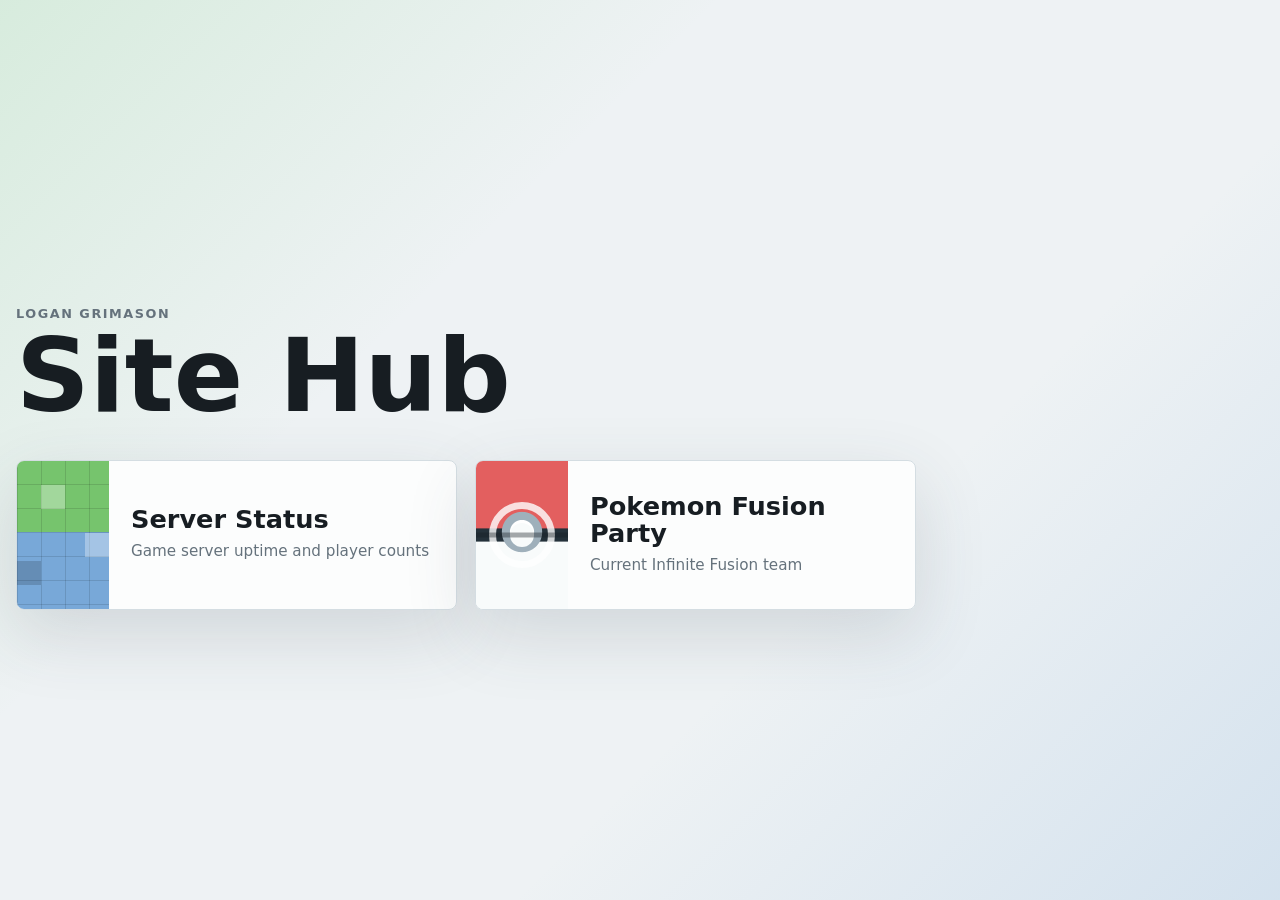
<file: index.html>
<!doctype html>
<html lang="en">
<head>
  <meta charset="UTF-8">
  <meta name="viewport" content="width=device-width, initial-scale=1.0">
  <meta name="description" content="Logan Grimason's personal site hub.">
  <title>Logan Grimason</title>
  <link rel="stylesheet" href="./css/styles.css?v=site-20260820-home">
</head>
<body>
  <main class="status-shell home-shell">
    <section class="home-hero" aria-labelledby="home-title">
      <p class="eyebrow">Logan Grimason</p>
      <h1 id="home-title">Site Hub</h1>

      <div class="home-actions" aria-label="Site pages">
        <a class="home-button server-button" href="./server-status.html">
          <span class="home-button-art" aria-hidden="true">
            <span></span>
            <span></span>
            <span></span>
          </span>
          <span class="home-button-copy">
            <span>Server Status</span>
            <small>Game server uptime and player counts</small>
          </span>
        </a>

        <a class="home-button party-button" href="./party.html">
          <span class="home-button-art" aria-hidden="true">
            <span></span>
            <span></span>
            <span></span>
          </span>
          <span class="home-button-copy">
            <span>Pokemon Fusion Party</span>
            <small>Current Infinite Fusion team</small>
          </span>
        </a>
      </div>
    </section>
  </main>
</body>
</html>
</file>
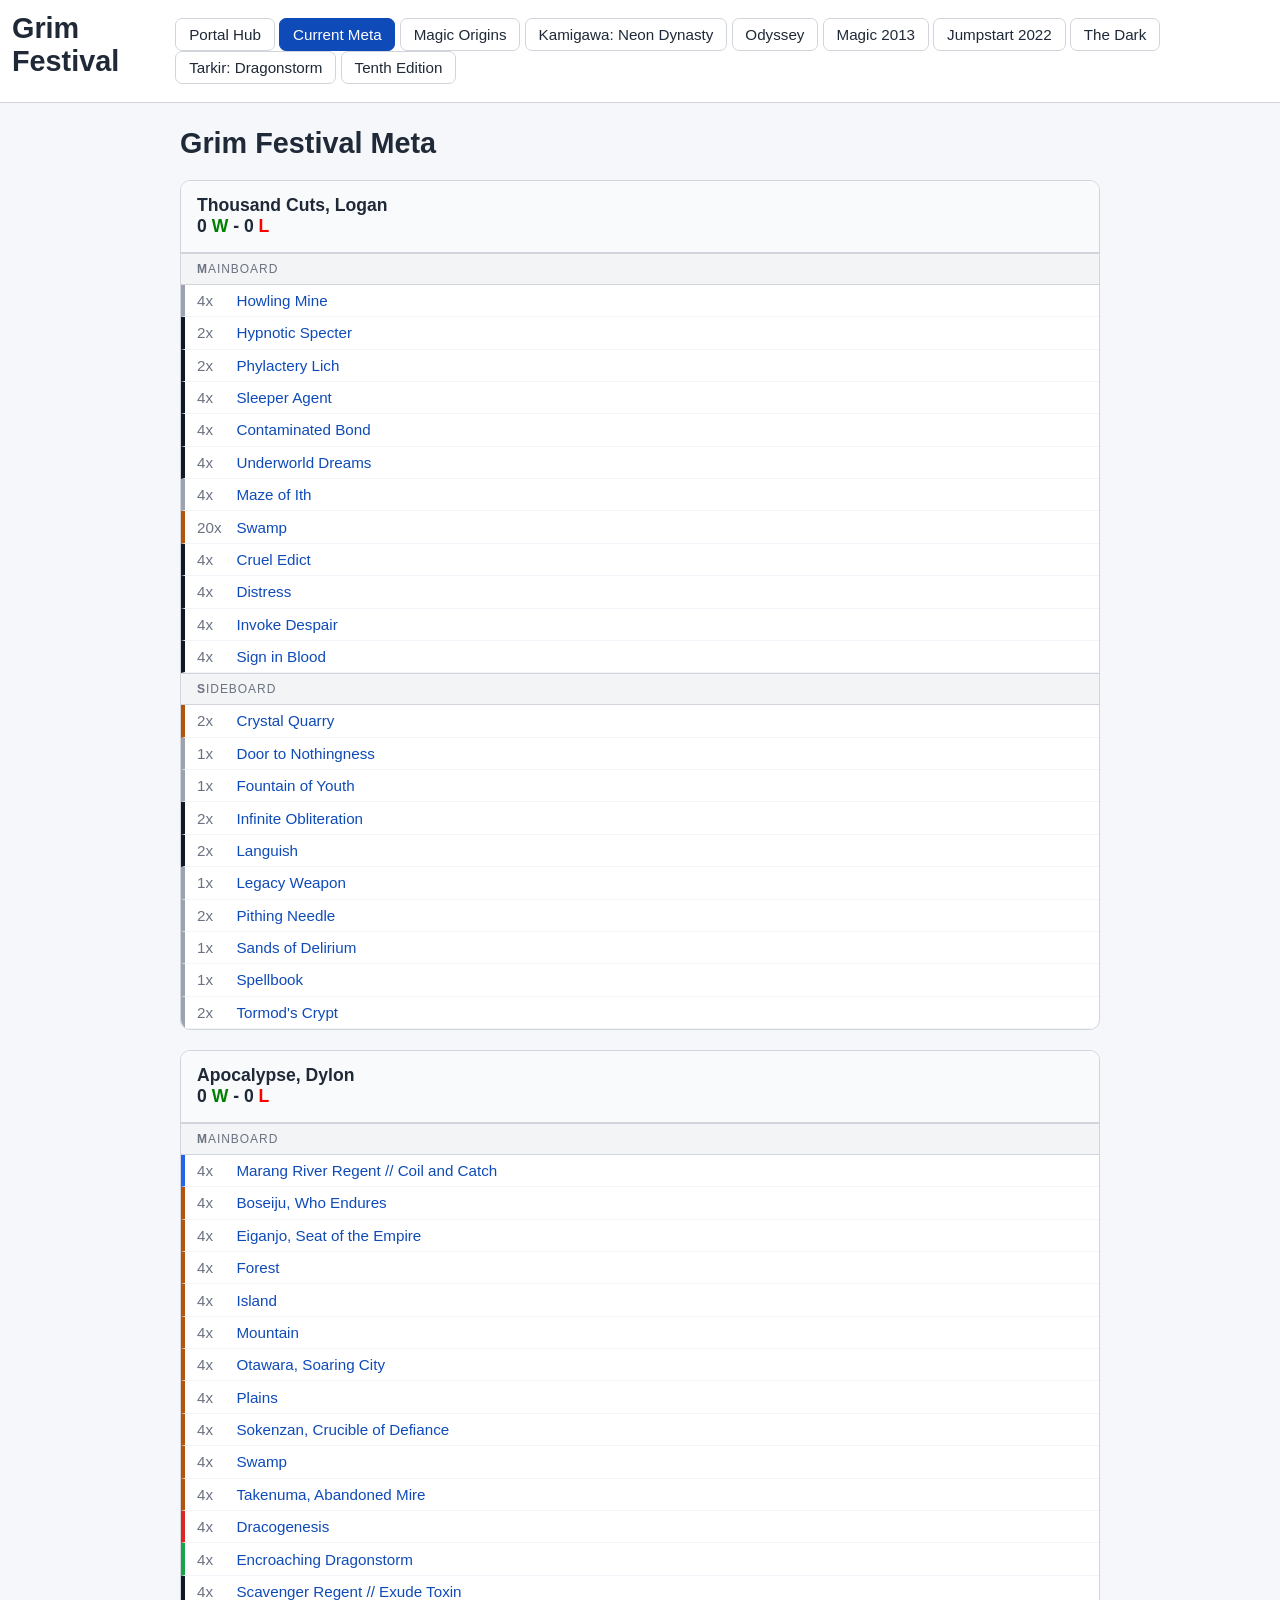
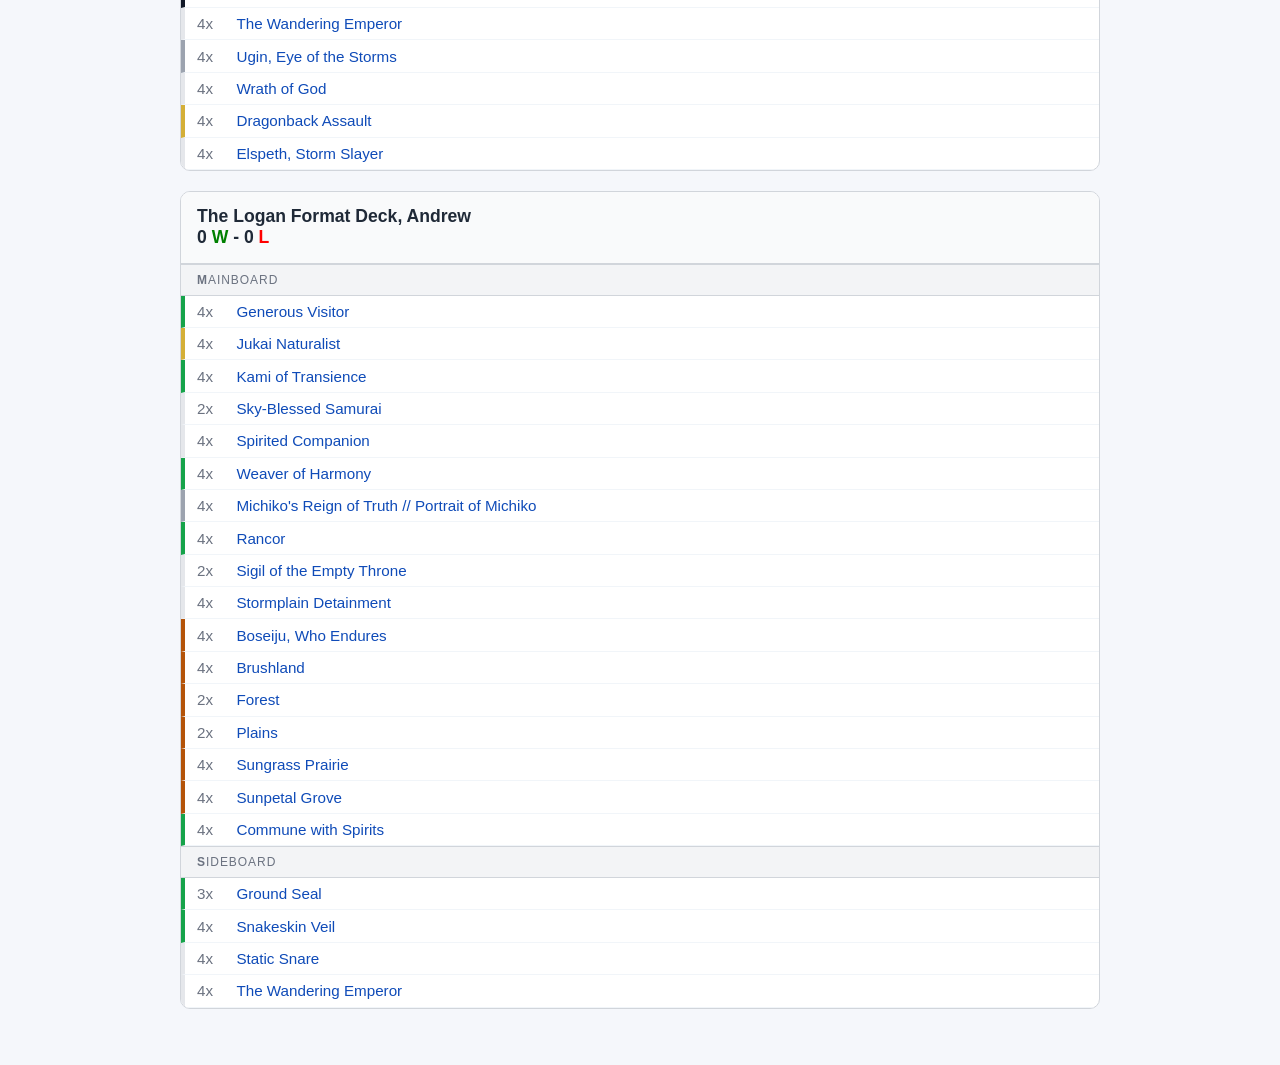
<file: meta.html>
<!doctype html>
<html lang="en">
<head>
  <meta charset="UTF-8">
  <meta name="viewport" content="width=device-width, initial-scale=1.0">
  <title>MTG Format Viewer</title>
  <style>
    :root {
      --bg: #f5f7fb;
      --surface: #ffffff;
      --border: #d1d5db;
      --text: #1f2937;
      --accent: #0f4bb8;
    }

    body {
      margin: 0;
      font-family: "Segoe UI", Tahoma, Geneva, Verdana, sans-serif;
      background: var(--bg);
      color: var(--text);
    }

    header {
      position: sticky;
      top: 0;
      z-index: 2;
      background: var(--surface);
      border-bottom: 1px solid var(--border);
    }

    .tab-bar {
      display: flex;
      gap: 0.4rem;
      align-items: center;
      overflow-x: auto;
      padding: 0.75rem;
    }

    .tab {
      border: 1px solid var(--border);
      background: var(--surface);
      color: var(--text);
      border-radius: 7px;
      padding: 0.45rem 0.8rem;
      white-space: nowrap;
      cursor: pointer;
      font-size: 0.95rem;
      text-decoration: none;
      display: inline-block;
    }

    .tab.about {
      background: var(--accent);
      color: #ffffff;
      border-color: var(--accent);
    }

    main {
      max-width: 920px;
      margin: 1.5rem auto;
      padding: 0 1rem 2rem;
    }

    h1 {
      margin: 0 0 0.75rem;
      font-size: 1.8rem;
    }

    .alignright {
      margin-left: auto;
    }

/* Deck container */
.deck {
  background: var(--surface);
  border: 1px solid var(--border);
  border-radius: 10px;
  overflow: hidden;
  margin-top: 1.25rem;
}

/* Deck title */
.deckname {
  padding: 0.9rem 1rem;
  font-weight: 600;
  font-size: 1.1rem;
  border-bottom: 1px solid var(--border);
  background: #f9fafb;
}

/* Section headers */
.board {
  padding: 0.5rem 1rem;
  font-size: 0.75rem;
  text-transform: uppercase;
  letter-spacing: 0.08em;
  color: #6b7280;
  background: #f3f4f6;
  border-top: 1px solid var(--border);
  border-bottom: 1px solid var(--border);
}

/* Card rows */
.deck > div:not(.deckname):not(.board) {
  display: flex;
  align-items: center;
  padding: 0.45rem 0.75rem;
  border-bottom: 1px solid #f1f5f9;
  font-size: 0.95rem;
  transition: background 0.15s ease;
}

/* Hover */
.deck > div:not(.deckname):not(.board):hover {
  background: #f9fafb;
}

/* Text reset */
.deck p {
  margin: 0;
}

/* Quantity styling */
.deck p {
  font-variant-numeric: tabular-nums;
}

/* Links */
.deck a {
  color: var(--accent);
  text-decoration: none;
  font-weight: 500;
}

.deck a:hover {
  text-decoration: underline;
}

/* Color bars (subtle, clean) */
.black {
  border-left: 4px solid #111827;
}

.colorless {
  border-left: 4px solid #9ca3af;
}

.land {
  border-left: 4px solid #b45309;
}

.blue {
  border-left: 4px solid #2563eb;
}

.red {
  border-left: 4px solid #dc2626;
}

.white {
  border-left: 4px solid #e5e7eb;
}

.green {
  border-left: 4px solid #16a34a;
}

.multicolored {
  border-left: 4px solid #d4af37;
}

/* Slight indent alignment */
.deck > div:not(.deckname):not(.board) {
  gap: 0.4rem;
}

/* Optional: make quantities stand out */
.deck p::first-letter {
  font-weight: 600;
}

.qty {
  display: inline-block;
  width: 2.2rem;
  color: #6b7280;
}

.green-text {
  color:green;
}

.red-text {
  color:red;
}
  </style>
</head>
<body>
  <header>
    <nav class="tab-bar">
      <h1>Grim Festival</h1>
      <div class="alignright">
        <a class="tab" href="./index.html">Portal Hub</a>
        <a class="tab about" href="./meta.html">Current Meta</a>
        <a class="tab" href="https://scryfall.com/sets/ori" target="_blank" rel="noopener noreferrer">Magic Origins</a>
        <a class="tab" href="https://scryfall.com/sets/neo" target="_blank" rel="noopener noreferrer">Kamigawa: Neon Dynasty</a>
        <a class="tab" href="https://scryfall.com/sets/ody" target="_blank" rel="noopener noreferrer">Odyssey</a>
        <a class="tab" href="https://scryfall.com/sets/m13" target="_blank" rel="noopener noreferrer">Magic 2013</a>
        <a class="tab" href="https://scryfall.com/sets/j22" target="_blank" rel="noopener noreferrer">Jumpstart 2022</a>
        <a class="tab" href="https://scryfall.com/sets/drk" target="_blank" rel="noopener noreferrer">The Dark</a>
        <a class="tab" href="https://scryfall.com/sets/tdm" target="_blank" rel="noopener noreferrer">Tarkir: Dragonstorm</a>
        <a class="tab" href="https://scryfall.com/sets/10e" target="_blank" rel="noopener noreferrer">Tenth Edition</a>
      </div>
    </nav>
  </header>
  <main>
    <h1>Grim Festival Meta</h1>
<div class="deck">
  <div class="deckname">
    <p>Thousand Cuts, Logan</p>
    <div class="win-loss">0 <span class="green-text">W</span> - 0 <span class="red-text">L</span></div>
  </div>

  <div class="board"><p>Mainboard</p></div>

  <div class="colorless">
    <p><span class="qty">4x</span> <a href="https://scryfall.com/card/c16/257/howling-mine">Howling Mine</a></p>
  </div>

  <div class="black">
    <p><span class="qty">2x</span> <a href="https://scryfall.com/card/m10/100/hypnotic-specter">Hypnotic Specter</a></p>
  </div>

  <div class="black">
    <p><span class="qty">2x</span> <a href="https://scryfall.com/card/m19/113/phylactery-lich">Phylactery Lich</a></p>
  </div>

  <div class="black">
    <p><span class="qty">4x</span> <a href="https://scryfall.com/card/10e/178/sleeper-agent">Sleeper Agent</a></p>
  </div>

  <div class="black">
    <p><span class="qty">4x</span> <a href="https://scryfall.com/card/10e/132/contaminated-bond">Contaminated Bond</a></p>
  </div>

  <div class="black">
    <p><span class="qty">4x</span> <a href="https://scryfall.com/card/thb/121/underworld-dreams">Underworld Dreams</a></p>
  </div>

  <div class="colorless">
    <p><span class="qty">4x</span> <a href="https://scryfall.com/card/dmr/250/maze-of-ith">Maze of Ith</a></p>
  </div>

  <div class="land">
    <p><span class="qty">20x</span> <a href="https://scryfall.com/card/tmt/317/swamp">Swamp</a></p>
  </div>

  <div class="black">
    <p><span class="qty">4x</span> <a href="https://scryfall.com/card/dvd/48/cruel-edict">Cruel Edict</a></p>
  </div>

  <div class="black">
    <p><span class="qty">4x</span> <a href="https://scryfall.com/card/m12/94/distress">Distress</a></p>
  </div>

  <div class="black">
    <p><span class="qty">4x</span> <a href="https://scryfall.com/card/neo/101/invoke-despair">Invoke Despair</a></p>
  </div>

  <div class="black">
    <p><span class="qty">4x</span> <a href="https://scryfall.com/card/dsc/156/sign-in-blood">Sign in Blood</a></p>
  </div>

  <div class="board"><p>Sideboard</p></div>

  <div class="land">
    <p><span class="qty">2x</span> <a href="https://scryfall.com/card/dmc/206/crystal-quarry">Crystal Quarry</a></p>
  </div>

  <div class="colorless">
    <p><span class="qty">1x</span> <a href="https://scryfall.com/card/m13/203/door-to-nothingness">Door to Nothingness</a></p>
  </div>

  <div class="colorless">
    <p><span class="qty">1x</span> <a href="https://scryfall.com/card/10e/323/fountain-of-youth">Fountain of Youth</a></p>
  </div>

  <div class="black">
    <p><span class="qty">2x</span> <a href="https://scryfall.com/card/ori/103/infinite-obliteration">Infinite Obliteration</a></p>
  </div>

  <div class="black">
    <p><span class="qty">2x</span> <a href="https://scryfall.com/card/jmp/246/languish">Languish</a></p>
  </div>

  <div class="colorless">
    <p><span class="qty">1x</span> <a href="https://scryfall.com/card/dmr/229/legacy-weapon">Legacy Weapon</a></p>
  </div>

  <div class="colorless">
    <p><span class="qty">2x</span> <a href="https://scryfall.com/card/2x2/312/pithing-needle">Pithing Needle</a></p>
  </div>

  <div class="colorless">
    <p><span class="qty">1x</span> <a href="https://scryfall.com/card/m13/216/sands-of-delirium">Sands of Delirium</a></p>
  </div>

  <div class="colorless">
    <p><span class="qty">1x</span> <a href="https://scryfall.com/card/m10/220/spellbook">Spellbook</a></p>
  </div>

  <div class="colorless">
    <p><span class="qty">2x</span> <a href="https://scryfall.com/card/dmr/235/tormods-crypt">Tormod's Crypt</a></p>
  </div>
</div>
<div class="deck">
  <div class="deckname">
    <p>Apocalypse, Dylon</p>
    <div class="win-loss">0 <span class="green-text">W</span> - 0 <span class="red-text">L</span></div>
  </div>

  <div class="board"><p>Mainboard</p></div>

  <div class="blue">
    <p><span class="qty">4x</span> <a href="https://scryfall.com/card/tdm/51/marang-river-regent-coil-and-catch">Marang River Regent // Coil and Catch</a></p>
  </div>

  <div class="land">
    <p><span class="qty">4x</span> <a href="https://scryfall.com/card/neo/266/boseiju-who-endures">Boseiju, Who Endures</a></p>
  </div>

  <div class="land">
    <p><span class="qty">4x</span> <a href="https://scryfall.com/card/neo/268/eiganjo-seat-of-the-empire">Eiganjo, Seat of the Empire</a></p>
  </div>

  <div class="land">
    <p><span class="qty">4x</span> <a href="https://scryfall.com/card/tmt/319/forest">Forest</a></p>
  </div>

  <div class="land">
    <p><span class="qty">4x</span> <a href="https://scryfall.com/card/tmt/316/island">Island</a></p>
  </div>

  <div class="land">
    <p><span class="qty">4x</span> <a href="https://scryfall.com/card/tmt/318/mountain">Mountain</a></p>
  </div>

  <div class="land">
    <p><span class="qty">4x</span> <a href="https://scryfall.com/card/neo/271/otawara-soaring-city">Otawara, Soaring City</a></p>
  </div>

  <div class="land">
    <p><span class="qty">4x</span> <a href="https://scryfall.com/card/tmt/315/plains">Plains</a></p>
  </div>

  <div class="land">
    <p><span class="qty">4x</span> <a href="https://scryfall.com/card/neo/276/sokenzan-crucible-of-defiance">Sokenzan, Crucible of Defiance</a></p>
  </div>

  <div class="land">
    <p><span class="qty">4x</span> <a href="https://scryfall.com/card/tmt/317/swamp">Swamp</a></p>
  </div>

  <div class="land">
    <p><span class="qty">4x</span> <a href="https://scryfall.com/card/neo/278/takenuma-abandoned-mire">Takenuma, Abandoned Mire</a></p>
  </div>

  <div class="red">
    <p><span class="qty">4x</span> <a href="https://scryfall.com/card/tdm/105/dracogenesis">Dracogenesis</a></p>
  </div>

  <div class="green">
    <p><span class="qty">4x</span> <a href="https://scryfall.com/card/tdm/142/encroaching-dragonstorm">Encroaching Dragonstorm</a></p>
  </div>

  <div class="black">
    <p><span class="qty">4x</span> <a href="https://scryfall.com/card/tdm/90/scavenger-regent-exude-toxin">Scavenger Regent // Exude Toxin</a></p>
  </div>

  <div class="white">
    <p><span class="qty">4x</span> <a href="https://scryfall.com/card/neo/42/the-wandering-emperor">The Wandering Emperor</a></p>
  </div>

  <div class="colorless">
    <p><span class="qty">4x</span> <a href="https://scryfall.com/card/tdm/1/ugin-eye-of-the-storms">Ugin, Eye of the Storms</a></p>
  </div>

  <div class="white">
    <p><span class="qty">4x</span> <a href="https://scryfall.com/card/cmm/70/wrath-of-god">Wrath of God</a></p>
  </div>

  <div class="multicolored">
    <p><span class="qty">4x</span> <a href="https://scryfall.com/card/tdm/179/dragonback-assault">Dragonback Assault</a></p>
  </div>

  <div class="white">
    <p><span class="qty">4x</span> <a href="https://scryfall.com/card/tdm/11/elspeth-storm-slayer">Elspeth, Storm Slayer</a></p>
  </div>
</div>
<div class="deck">
  <div class="deckname">
    <p>The Logan Format Deck, Andrew</p>
    <div class="win-loss">0 <span class="green-text">W</span> - 0 <span class="red-text">L</span></div>
  </div>

  <div class="board"><p>Mainboard</p></div>

  <div class="green">
    <p><span class="qty">4x</span> <a href="https://scryfall.com/card/neo/185/generous-visitor">Generous Visitor</a></p>
  </div>

  <div class="multicolored">
    <p><span class="qty">4x</span> <a href="https://scryfall.com/card/cmm/926/jukai-naturalist">Jukai Naturalist</a></p>
  </div>

  <div class="green">
    <p><span class="qty">4x</span> <a href="https://scryfall.com/card/neo/197/kami-of-transience">Kami of Transience</a></p>
  </div>

  <div class="white">
    <p><span class="qty">2x</span> <a href="https://scryfall.com/card/neo/37/sky-blessed-samurai">Sky-Blessed Samurai</a></p>
  </div>

  <div class="white">
    <p><span class="qty">4x</span> <a href="https://scryfall.com/card/cmm/838/spirited-companion">Spirited Companion</a></p>
  </div>

  <div class="green">
    <p><span class="qty">4x</span> <a href="https://scryfall.com/card/neo/213/weaver-of-harmony">Weaver of Harmony</a></p>
  </div>

  <div class="colorless">
    <p><span class="qty">4x</span> <a href="https://scryfall.com/card/neo/29/michikos-reign-of-truth-portrait-of-michiko">Michiko's Reign of Truth // Portrait of Michiko</a></p>
  </div>

  <div class="green">
    <p><span class="qty">4x</span> <a href="https://scryfall.com/card/2x2/156/rancor">Rancor</a></p>
  </div>

  <div class="white">
    <p><span class="qty">2x</span> <a href="https://scryfall.com/card/dsc/103/sigil-of-the-empty-throne">Sigil of the Empty Throne</a></p>
  </div>

  <div class="white">
    <p><span class="qty">4x</span> <a href="https://scryfall.com/card/tdm/28/stormplain-detainment">Stormplain Detainment</a></p>
  </div>

  <div class="land">
    <p><span class="qty">4x</span> <a href="https://scryfall.com/card/neo/266/boseiju-who-endures">Boseiju, Who Endures</a></p>
  </div>

  <div class="land">
    <p><span class="qty">4x</span> <a href="https://scryfall.com/card/bro/259/brushland">Brushland</a></p>
  </div>

  <div class="land">
    <p><span class="qty">2x</span> <a href="https://scryfall.com/card/tmt/319/forest">Forest</a></p>
  </div>

  <div class="land">
    <p><span class="qty">2x</span> <a href="https://scryfall.com/card/tmt/315/plains">Plains</a></p>
  </div>

  <div class="land">
    <p><span class="qty">4x</span> <a href="https://scryfall.com/card/tdc/397/sungrass-prairie">Sungrass Prairie</a></p>
  </div>

  <div class="land">
    <p><span class="qty">4x</span> <a href="https://scryfall.com/card/tdc/399/sunpetal-grove">Sunpetal Grove</a></p>
  </div>

  <div class="green">
    <p><span class="qty">4x</span> <a href="https://scryfall.com/card/neo/180/commune-with-spirits">Commune with Spirits</a></p>
  </div>

  <div class="board"><p>Sideboard</p></div>

  <div class="green">
    <p><span class="qty">3x</span> <a href="https://scryfall.com/card/c18/149/ground-seal">Ground Seal</a></p>
  </div>

  <div class="green">
    <p><span class="qty">4x</span> <a href="https://scryfall.com/card/tdm/159/snakeskin-veil">Snakeskin Veil</a></p>
  </div>

  <div class="white">
    <p><span class="qty">4x</span> <a href="https://scryfall.com/card/tdm/26/static-snare">Static Snare</a></p>
  </div>

  <div class="white">
    <p><span class="qty">4x</span> <a href="https://scryfall.com/card/neo/42/the-wandering-emperor">The Wandering Emperor</a></p>
  </div>
</div>

  </main>
</body>
</html>
</file>
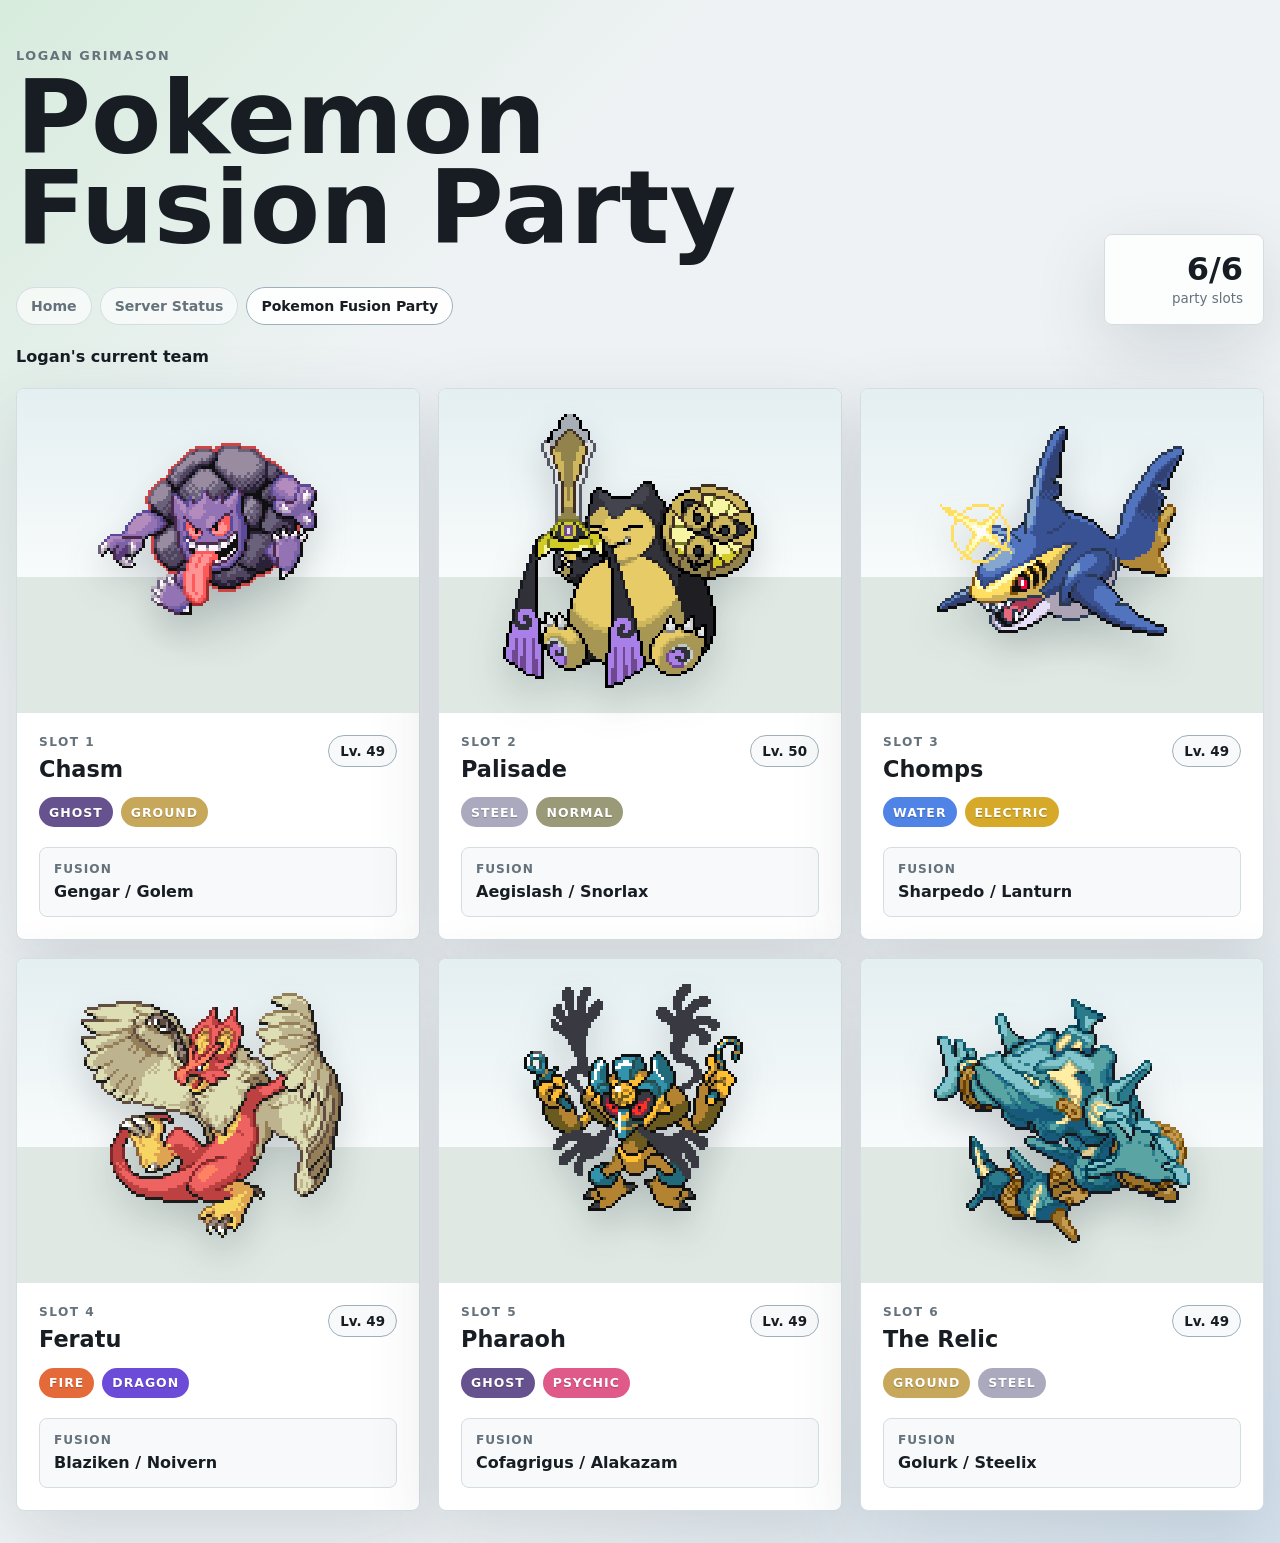
<file: party.html>
<!doctype html>
<html lang="en">
<head>
  <meta charset="UTF-8">
  <meta name="viewport" content="width=device-width, initial-scale=1.0">
  <meta name="description" content="Logan Grimason's current Pokemon Infinite Fusion party.">
  <title>Logan Grimason | Pokemon Fusion Party</title>
  <link rel="stylesheet" href="./css/styles.css?v=site-20260820-home">
</head>
<body>
  <main class="status-shell party-shell">
    <header class="site-header">
      <div>
        <p class="eyebrow">Logan Grimason</p>
        <h1>Pokemon Fusion Party</h1>
        <nav class="page-nav" aria-label="Site pages">
          <a href="./index.html">Home</a>
          <a href="./server-status.html">Server Status</a>
          <a class="is-active" href="./party.html">Pokemon Fusion Party</a>
        </nav>
      </div>
      <div class="summary-panel" aria-live="polite">
        <span class="summary-value" id="party-count">--</span>
        <span class="summary-label">party slots</span>
      </div>
    </header>

    <section class="party-meta" aria-live="polite">
      <p id="trainer-name">Loading party...</p>
    </section>

    <section class="party-grid" id="party-grid" aria-label="Pokemon Infinite Fusion party"></section>

    <template id="party-card-template">
      <article class="party-card">
        <div class="sprite-stage" tabindex="0">
          <img alt="" loading="lazy">
          <span class="sprite-credit-tooltip" role="tooltip"></span>
        </div>
        <div class="party-card-content">
          <div class="party-card-topline">
            <div>
              <p class="party-slot"></p>
              <h2></h2>
            </div>
            <span class="level-pill"></span>
          </div>

          <div class="type-row"></div>

          <dl class="party-details">
            <div>
              <dt>Fusion</dt>
              <dd data-fusion></dd>
            </div>
          </dl>
        </div>
      </article>
    </template>

    <template id="empty-slot-template">
      <article class="party-card empty-slot">
        <div class="sprite-stage" aria-hidden="true">
          <div class="empty-ball"></div>
        </div>
        <div class="party-card-content">
          <div class="party-card-topline">
            <div>
              <p class="party-slot"></p>
              <h2>Open Slot</h2>
            </div>
          </div>
        </div>
      </article>
    </template>
  </main>

  <script>
    const PARTY_URLS = [
      "./data/party.json",
      "/data/party.json",
      "./party.json"
    ];
    const MAX_PARTY_SIZE = 6;
    const TYPE_COLORS = {
      normal: "#9a9a79",
      fire: "#e56a3a",
      water: "#4f83e6",
      electric: "#d6a928",
      grass: "#65a843",
      ice: "#65b7c8",
      fighting: "#b63b31",
      poison: "#8e4a9e",
      ground: "#c7a85a",
      flying: "#8d9fe0",
      psychic: "#e05a89",
      bug: "#91a62e",
      rock: "#a99048",
      ghost: "#66528e",
      dragon: "#6b4bd7",
      dark: "#5e5047",
      steel: "#aaa9be",
      fairy: "#d889ad"
    };

    const partyCount = document.querySelector("#party-count");
    const trainerName = document.querySelector("#trainer-name");
    const partyGrid = document.querySelector("#party-grid");
    const cardTemplate = document.querySelector("#party-card-template");
    const emptySlotTemplate = document.querySelector("#empty-slot-template");

    function formatPokemonName(mon) {
      return mon.nickname || formatFusion(mon);
    }

    function formatFusion(mon) {
      if (mon.head && mon.body) {
        return `${mon.head} / ${mon.body}`;
      }

      return mon.head || mon.body || "Unknown Pokemon";
    }

    function createTypePill(type) {
      const normalizedType = String(type || "unknown").toLowerCase();
      const pill = document.createElement("span");
      pill.className = "type-pill";
      pill.textContent = normalizedType.toUpperCase();
      pill.style.setProperty("--type-color", TYPE_COLORS[normalizedType] || "#65727c");
      return pill;
    }

    function createPartyCard(mon, index) {
      const card = cardTemplate.content.firstElementChild.cloneNode(true);
      const image = card.querySelector("img");
      const name = formatPokemonName(mon);

      card.querySelector(".party-slot").textContent = `Slot ${index + 1}`;
      card.querySelector("h2").textContent = name;
      card.querySelector(".level-pill").textContent = typeof mon.level === "number" ? `Lv. ${mon.level}` : "Lv. --";
      card.querySelector("[data-fusion]").textContent = formatFusion(mon);
      card.querySelector(".sprite-credit-tooltip").textContent = `Sprite: ${mon.sprite_credit || "Unknown"}`;

      if (mon.sprite_b64) {
        image.src = `data:image/png;base64,${mon.sprite_b64}`;
        image.alt = name;
      } else {
        image.remove();
      }

      const typeRow = card.querySelector(".type-row");
      const types = Array.isArray(mon.types) ? mon.types.slice(0, 2) : [];
      if (types.length) {
        types.forEach((type) => typeRow.append(createTypePill(type)));
      } else {
        typeRow.append(createTypePill("unknown"));
      }

      return card;
    }

    function createEmptySlot(index) {
      const card = emptySlotTemplate.content.firstElementChild.cloneNode(true);
      card.querySelector(".party-slot").textContent = `Slot ${index + 1}`;
      return card;
    }

    function renderParty(payload) {
      const party = Array.isArray(payload.party) ? payload.party.slice(0, MAX_PARTY_SIZE) : [];
      partyGrid.replaceChildren();

      party.forEach((mon, index) => {
        partyGrid.append(createPartyCard(mon, index));
      });

      for (let index = party.length; index < MAX_PARTY_SIZE; index += 1) {
        partyGrid.append(createEmptySlot(index));
      }

      partyCount.textContent = `${party.length}/${MAX_PARTY_SIZE}`;
      trainerName.textContent = payload.trainer ? `${payload.trainer}'s current team` : "Current team";
    }

    async function fetchPartyData() {
      let lastError = null;

      for (const url of PARTY_URLS) {
        try {
          const response = await fetch(url, { cache: "no-store" });
          if (!response.ok) {
            throw new Error(`${url} returned ${response.status}`);
          }

          const contentType = response.headers.get("content-type") || "";
          if (!contentType.includes("json")) {
            throw new Error(`${url} did not return JSON`);
          }

          return response.json();
        } catch (error) {
          lastError = error;
        }
      }

      throw lastError || new Error("Party data request failed");
    }

    async function loadParty() {
      try {
        renderParty(await fetchPartyData());
      } catch {
        partyCount.textContent = "--";
        trainerName.textContent = "Party data unavailable";
        partyGrid.replaceChildren();
      }
    }

    loadParty();
  </script>
</body>
</html>
</file>
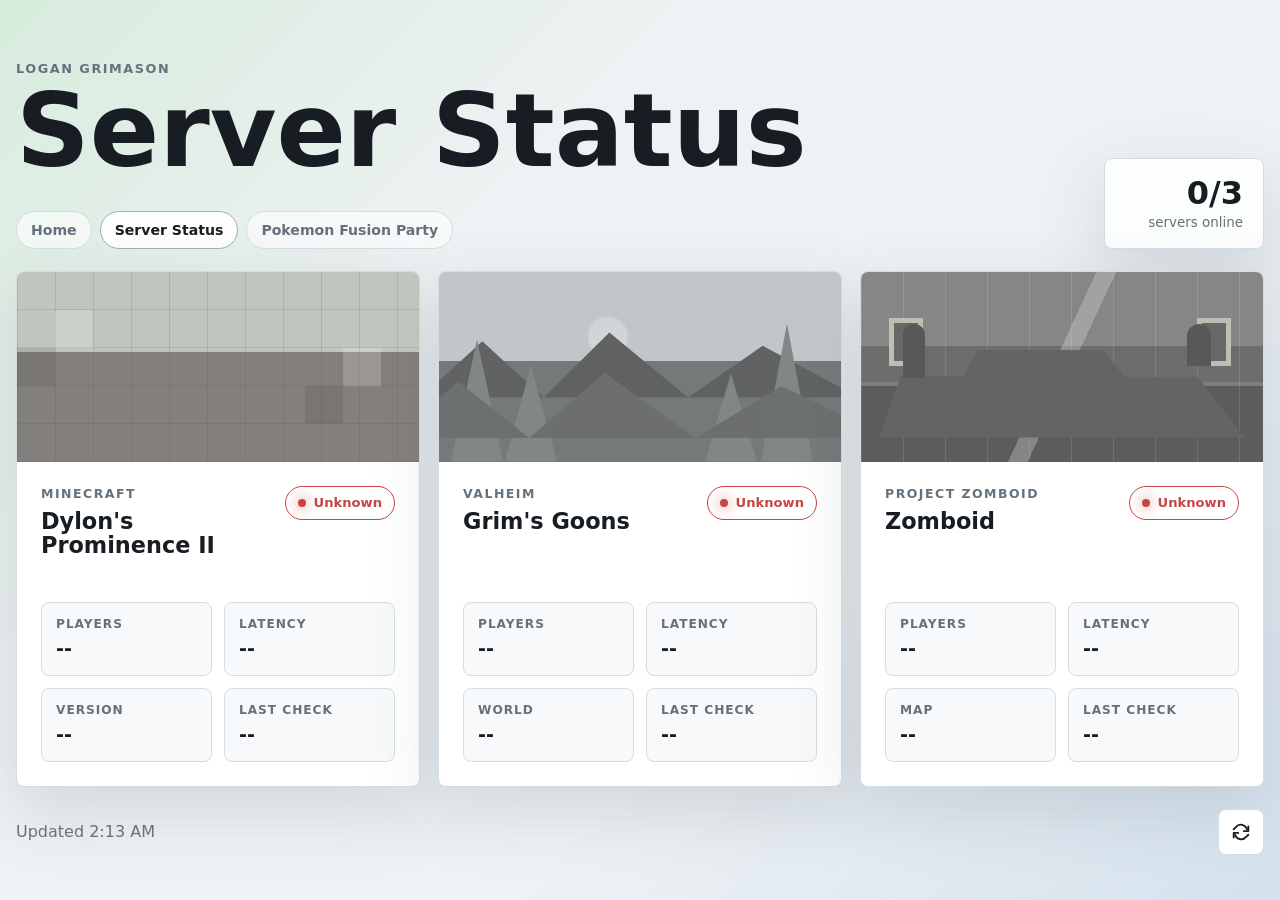
<file: server-status.html>
<!doctype html>
<html lang="en">
<head>
  <meta charset="UTF-8">
  <meta name="viewport" content="width=device-width, initial-scale=1.0">
  <meta name="description" content="Live status for Logan Grimason's game servers.">
  <title>Logan Grimason | Server Status</title>
  <link rel="stylesheet" href="./css/styles.css?v=site-20260820-home">
</head>
<body>
  <main class="status-shell">
    <header class="site-header">
      <div>
        <p class="eyebrow">Logan Grimason</p>
        <h1>Server Status</h1>
        <nav class="page-nav" aria-label="Site pages">
          <a href="./index.html">Home</a>
          <a class="is-active" href="./server-status.html">Server Status</a>
          <a href="./party.html">Pokemon Fusion Party</a>
        </nav>
      </div>
      <div class="summary-panel" aria-live="polite">
        <span class="summary-value" id="online-count">--</span>
        <span class="summary-label">servers online</span>
      </div>
    </header>

    <section class="server-grid" aria-label="Game server status">
      <article class="server-card" data-server-card="minecraft">
        <div class="server-art minecraft-art" aria-hidden="true">
          <span></span>
          <span></span>
          <span></span>
          <span></span>
        </div>
        <div class="server-content">
          <div class="server-topline">
            <div>
              <p class="game-label">Minecraft</p>
              <h2>Dylon's Prominence II</h2>
            </div>
            <span class="status-pill is-loading" data-status>Checking</span>
          </div>

          <dl class="metric-grid">
            <div>
              <dt>Players</dt>
              <dd data-players>--</dd>
            </div>
            <div>
              <dt>Latency</dt>
              <dd data-latency>--</dd>
            </div>
            <div>
              <dt>Version</dt>
              <dd data-version>--</dd>
            </div>
            <div>
              <dt>Last Check</dt>
              <dd data-checked>--</dd>
            </div>
          </dl>
        </div>
      </article>

      <article class="server-card" data-server-card="valheim">
        <div class="server-art valheim-art" aria-hidden="true">
          <span></span>
          <span></span>
          <span></span>
          <span></span>
        </div>
        <div class="server-content">
          <div class="server-topline">
            <div>
              <p class="game-label">Valheim</p>
              <h2>Grim's Goons</h2>
            </div>
            <span class="status-pill is-loading" data-status>Checking</span>
          </div>

          <dl class="metric-grid">
            <div>
              <dt>Players</dt>
              <dd data-players>--</dd>
            </div>
            <div>
              <dt>Latency</dt>
              <dd data-latency>--</dd>
            </div>
            <div>
              <dt>World</dt>
              <dd data-world>--</dd>
            </div>
            <div>
              <dt>Last Check</dt>
              <dd data-checked>--</dd>
            </div>
          </dl>
        </div>
      </article>

      <article class="server-card" data-server-card="zomboid">
        <div class="server-art zomboid-art" aria-hidden="true">
          <span></span>
          <span></span>
          <span></span>
          <span></span>
        </div>
        <div class="server-content">
          <div class="server-topline">
            <div>
              <p class="game-label">Project Zomboid</p>
              <h2>Zomboid</h2>
            </div>
            <span class="status-pill is-loading" data-status>Checking</span>
          </div>

          <dl class="metric-grid">
            <div>
              <dt>Players</dt>
              <dd data-players>--</dd>
            </div>
            <div>
              <dt>Latency</dt>
              <dd data-latency>--</dd>
            </div>
            <div>
              <dt>Map</dt>
              <dd data-world>--</dd>
            </div>
            <div>
              <dt>Last Check</dt>
              <dd data-checked>--</dd>
            </div>
          </dl>
        </div>
      </article>
    </section>

    <footer class="status-footer">
      <p id="refresh-note">Refreshing status...</p>
      <button class="refresh-button" type="button" id="refresh-button" aria-label="Refresh server status">
        <svg viewBox="0 0 24 24" aria-hidden="true">
          <path d="M20 6v5h-5"></path>
          <path d="M4 18v-5h5"></path>
          <path d="M18.5 9A7 7 0 0 0 6.4 6.6L4 9"></path>
          <path d="M5.5 15a7 7 0 0 0 12.1 2.4L20 15"></path>
        </svg>
      </button>
    </footer>
  </main>

  <script>
    const API_BASE = "https://api.logangrimason.com/serverstatus";
    const REFRESH_MS = 60000;

    const serverLabels = {
      minecraft: {
        endpoint: `${API_BASE}/minecraft`,
        versionKey: "version"
      },
      valheim: {
        endpoint: `${API_BASE}/valheim`,
        versionKey: "map"
      },
      zomboid: {
        endpoint: `${API_BASE}/zomboid`,
        versionKey: "map"
      }
    };

    const serverIds = Object.keys(serverLabels);

    const onlineCount = document.querySelector("#online-count");
    const refreshNote = document.querySelector("#refresh-note");
    const refreshButton = document.querySelector("#refresh-button");

    function firstNumber(...values) {
      return values.find((value) => typeof value === "number");
    }

    function formatPlayers(server) {
      const players = server?.players;

      if (!players || typeof players.online !== "number") {
        if (Array.isArray(players)) {
          const maxPlayers = firstNumber(server?.max_players, server?.players_max);
          return typeof maxPlayers === "number" ? `${players.length}/${maxPlayers}` : String(players.length);
        }

        const onlinePlayers = firstNumber(server?.players_online, server?.player_count, server?.online_players);
        const maxPlayers = firstNumber(server?.max_players, server?.players_max);

        if (typeof onlinePlayers === "number") {
          return typeof maxPlayers === "number" ? `${onlinePlayers}/${maxPlayers}` : String(onlinePlayers);
        }

        return "--";
      }

      return typeof players.max === "number"
        ? `${players.online}/${players.max}`
        : String(players.online);
    }

    function formatDetail(server, id) {
      const detailKeys = [serverLabels[id].versionKey, "version", "map"];

      for (const key of detailKeys) {
        if (server?.[key]) {
          return server[key];
        }
      }

      return "--";
    }

    function formatLatency(latency) {
      return typeof latency === "number" ? `${Math.round(latency)} ms` : "--";
    }

    function formatCheckedAt(value) {
      if (!value) {
        return "--";
      }

      const checkedDate = new Date(value);
      if (Number.isNaN(checkedDate.getTime())) {
        return "--";
      }

      return checkedDate.toLocaleTimeString([], {
        hour: "numeric",
        minute: "2-digit"
      });
    }

    function setCardState(id, server, failed = false) {
      const card = document.querySelector(`[data-server-card="${id}"]`);
      const status = card.querySelector("[data-status]");
      const players = card.querySelector("[data-players]");
      const latency = card.querySelector("[data-latency]");
      const checked = card.querySelector("[data-checked]");
      const version = card.querySelector("[data-version], [data-world]");

      card.classList.toggle("is-offline", failed || !server?.online);
      status.className = "status-pill";

      if (failed) {
        status.classList.add("is-error");
        status.textContent = "Unknown";
        players.textContent = "--";
        latency.textContent = "--";
        version.textContent = "--";
        checked.textContent = "--";
        return;
      }

      status.classList.add(server.online ? "is-online" : "is-offline");
      status.textContent = server.online ? "Online" : "Offline";
      players.textContent = formatPlayers(server);
      latency.textContent = formatLatency(server.latency_ms);
      checked.textContent = formatCheckedAt(server.checked_at);
      version.textContent = formatDetail(server, id);
    }

    async function fetchServers() {
      const response = await fetch(`${API_BASE}/api`, { cache: "no-store" });
      if (!response.ok) {
        throw new Error("Aggregate status request failed");
      }

      const payload = await response.json();
      if (!Array.isArray(payload.servers)) {
        throw new Error("Aggregate status response did not include servers");
      }

      return Object.fromEntries(payload.servers.map((server) => [server.id, server]));
    }

    async function fetchServer(id) {
      const response = await fetch(serverLabels[id].endpoint, { cache: "no-store" });
      if (!response.ok) {
        throw new Error(`${id} status request failed`);
      }

      return response.json();
    }

    async function loadStatus() {
      refreshButton.disabled = true;
      refreshNote.textContent = "Refreshing status...";

      const latest = {};

      try {
        Object.assign(latest, await fetchServers());
      } catch {
        await Promise.all(serverIds.map(async (id) => {
          try {
            latest[id] = await fetchServer(id);
          } catch {
            latest[id] = null;
          }
        }));
      }

      await Promise.all(serverIds
        .filter((id) => !latest[id])
        .map(async (id) => {
          try {
            latest[id] = await fetchServer(id);
          } catch {
            latest[id] = null;
          }
        }));

      let onlineTotal = 0;
      serverIds.forEach((id) => {
        const server = latest[id];
        setCardState(id, server, !server);
        if (server?.online) {
          onlineTotal += 1;
        }
      });

      onlineCount.textContent = `${onlineTotal}/${serverIds.length}`;
      refreshNote.textContent = `Updated ${new Date().toLocaleTimeString([], {
        hour: "numeric",
        minute: "2-digit"
      })}`;
      refreshButton.disabled = false;
    }

    refreshButton.addEventListener("click", loadStatus);
    loadStatus();
    window.setInterval(loadStatus, REFRESH_MS);
  </script>
</body>
</html>
</file>
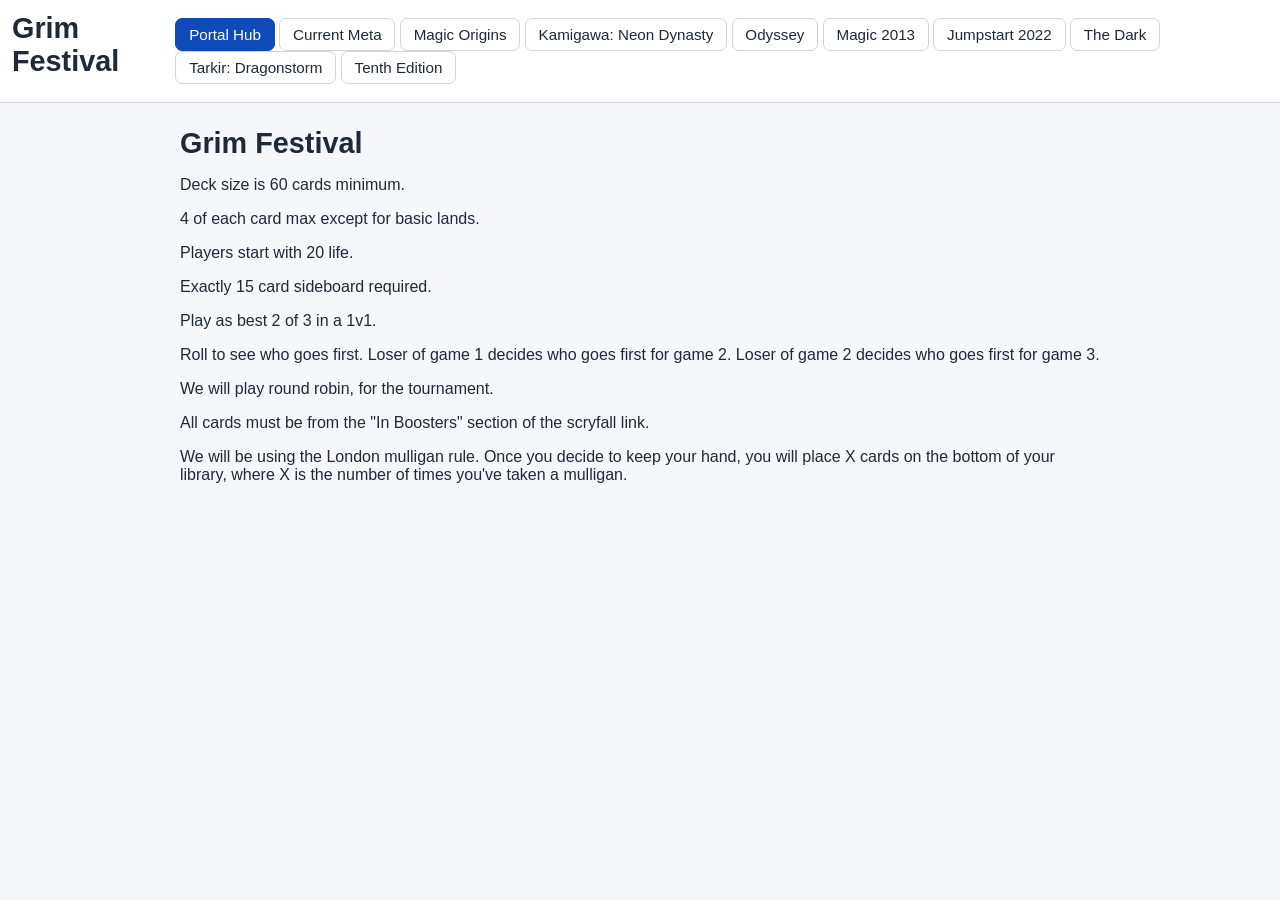
<file: sets.html>
<!doctype html>
<html lang="en">
<head>
  <meta charset="UTF-8">
  <meta name="viewport" content="width=device-width, initial-scale=1.0">
  <title>MTG Format Viewer</title>
  <style>
    :root {
      --bg: #f5f7fb;
      --surface: #ffffff;
      --border: #d1d5db;
      --text: #1f2937;
      --accent: #0f4bb8;
    }

    body {
      margin: 0;
      font-family: "Segoe UI", Tahoma, Geneva, Verdana, sans-serif;
      background: var(--bg);
      color: var(--text);
    }

    header {
      position: sticky;
      top: 0;
      z-index: 2;
      background: var(--surface);
      border-bottom: 1px solid var(--border);
    }

    .tab-bar {
      display: flex;
      gap: 0.4rem;
      align-items: center;
      overflow-x: auto;
      padding: 0.75rem;
    }

    .tab {
      border: 1px solid var(--border);
      background: var(--surface);
      color: var(--text);
      border-radius: 7px;
      padding: 0.45rem 0.8rem;
      white-space: nowrap;
      cursor: pointer;
      font-size: 0.95rem;
      text-decoration: none;
      display: inline-block;
    }

    .tab.about {
      background: var(--accent);
      color: #ffffff;
      border-color: var(--accent);
    }

    main {
      max-width: 920px;
      margin: 1.5rem auto;
      padding: 0 1rem 2rem;
    }

    h1 {
      margin: 0 0 0.75rem;
      font-size: 1.8rem;
    }

    .alignright {
      margin-left: auto;
    }
  </style>
</head>
<body>
  <header>
    <nav class="tab-bar">
      <h1>Grim Festival</h1>
      <div class="alignright">
        <a class="tab about" href="./index.html">Portal Hub</a>
        <a class="tab" href="./meta.html">Current Meta</a>
        <a class="tab" href="https://scryfall.com/sets/ori" target="_blank" rel="noopener noreferrer">Magic Origins</a>
        <a class="tab" href="https://scryfall.com/sets/neo" target="_blank" rel="noopener noreferrer">Kamigawa: Neon Dynasty</a>
        <a class="tab" href="https://scryfall.com/sets/ody" target="_blank" rel="noopener noreferrer">Odyssey</a>
        <a class="tab" href="https://scryfall.com/sets/m13" target="_blank" rel="noopener noreferrer">Magic 2013</a>
        <a class="tab" href="https://scryfall.com/sets/j22" target="_blank" rel="noopener noreferrer">Jumpstart 2022</a>
        <a class="tab" href="https://scryfall.com/sets/drk" target="_blank" rel="noopener noreferrer">The Dark</a>
        <a class="tab" href="https://scryfall.com/sets/tdm" target="_blank" rel="noopener noreferrer">Tarkir: Dragonstorm</a>
        <a class="tab" href="https://scryfall.com/sets/10e" target="_blank" rel="noopener noreferrer">Tenth Edition</a>
      </div>
    </nav>
  </header>
  <main>
    <h1>Grim Festival</h1>
    <p>Deck size is 60 cards minimum.</p>
    <p>4 of each card max except for basic lands.</p>
    <p>Players start with 20 life.</p>
    <p>Exactly 15 card sideboard required.</p>
    <p>Play as best 2 of 3 in a 1v1.</p>
    <p>Roll to see who goes first. Loser of game 1 decides who goes first for game 2. Loser of game 2 decides who goes first for game 3.</p>
    <p>We will play round robin, for the tournament.</p>
    <p>All cards must be from the "In Boosters" section of the scryfall link.</p>
    <p>We will be using the London mulligan rule. Once you decide to keep your hand, you will place X cards on the bottom of your library, where X is the number of times you've taken a mulligan.</p>
  </main>
</body>
</html>
</file>
<file: css/styles.css>
:root {
  --bg: #eef2f4;
  --surface: #ffffff;
  --surface-strong: #f7f9fa;
  --border: #d4dde2;
  --text: #171d22;
  --muted: #65727c;
  --online: #35d07f;
  --offline: #c84545;
  --warning: #9d6b10;
  --minecraft: #6fcf75;
  --valheim: #78a8d8;
  --zomboid: #c0a060;
  --shadow: 0 24px 70px rgba(55, 70, 78, 0.16);
}

* {
  box-sizing: border-box;
}

body {
  margin: 0;
  min-height: 100vh;
  font-family: Inter, ui-sans-serif, system-ui, -apple-system, BlinkMacSystemFont, "Segoe UI", sans-serif;
  color: var(--text);
  background:
    linear-gradient(135deg, rgba(111, 207, 117, 0.18), transparent 32rem),
    linear-gradient(315deg, rgba(120, 168, 216, 0.22), transparent 34rem),
    var(--bg);
}

button,
input,
textarea,
select {
  font: inherit;
}

.status-shell {
  width: min(1280px, calc(100vw - 32px));
  min-height: 100vh;
  margin: 0 auto;
  padding: 48px 0 32px;
  display: flex;
  flex-direction: column;
  justify-content: center;
  gap: 22px;
}

.site-header {
  display: flex;
  align-items: end;
  justify-content: space-between;
  gap: 24px;
}

.eyebrow {
  margin: 0 0 10px;
  color: var(--muted);
  font-size: 0.8rem;
  font-weight: 700;
  letter-spacing: 0.12em;
  text-transform: uppercase;
}

.page-nav {
  display: flex;
  flex-wrap: wrap;
  gap: 8px;
  margin-top: 34px;
}

.page-nav a {
  display: inline-flex;
  align-items: center;
  min-height: 38px;
  padding: 0 14px;
  border: 1px solid var(--border);
  border-radius: 999px;
  color: var(--muted);
  background: rgba(255, 255, 255, 0.64);
  font-size: 0.88rem;
  font-weight: 800;
  text-decoration: none;
  transition: color 180ms ease, border-color 180ms ease, background 180ms ease;
}

.page-nav a:hover,
.page-nav a:focus-visible,
.page-nav a.is-active {
  color: var(--text);
  border-color: #9fb0bb;
  background: rgba(255, 255, 255, 0.92);
}

h1,
h2,
p,
dl,
dd {
  margin: 0;
}

h1 {
  max-width: 12ch;
  font-size: clamp(3rem, 9vw, 6.4rem);
  line-height: 0.88;
  letter-spacing: 0;
}

.home-shell {
  justify-content: center;
}

.home-hero {
  max-width: 900px;
}

.home-actions {
  display: grid;
  grid-template-columns: repeat(2, minmax(0, 1fr));
  gap: 18px;
  margin-top: 38px;
}

.home-button {
  display: grid;
  grid-template-columns: 92px 1fr;
  align-items: stretch;
  min-height: 150px;
  overflow: hidden;
  border: 1px solid var(--border);
  border-radius: 8px;
  color: var(--text);
  background: rgba(255, 255, 255, 0.86);
  box-shadow: var(--shadow);
  text-decoration: none;
  transition: transform 180ms ease, border-color 180ms ease, box-shadow 180ms ease;
}

.home-button:hover,
.home-button:focus-visible {
  transform: translateY(-3px);
  border-color: #9fb0bb;
  box-shadow: 0 30px 80px rgba(55, 70, 78, 0.2);
}

.home-button-art {
  position: relative;
  overflow: hidden;
}

.server-button .home-button-art {
  background:
    linear-gradient(90deg, rgba(0, 0, 0, 0.12) 1px, transparent 1px),
    linear-gradient(0deg, rgba(0, 0, 0, 0.12) 1px, transparent 1px),
    linear-gradient(180deg, #76c46d 0 48%, #78a8d8 48% 100%);
  background-size: 24px 24px, 24px 24px, auto;
}

.party-button .home-button-art {
  background:
    radial-gradient(circle at 50% 48%, #ffffff 0 13%, #9fb0bb 14% 22%, transparent 23%),
    linear-gradient(180deg, #e35f5f 0 45%, #24313a 46% 54%, #f8fbfb 55% 100%);
}

.home-button-art span {
  position: absolute;
  display: block;
  background: rgba(255, 255, 255, 0.32);
}

.server-button .home-button-art span {
  width: 24px;
  height: 24px;
}

.server-button .home-button-art span:nth-child(1) {
  top: 24px;
  left: 24px;
}

.server-button .home-button-art span:nth-child(2) {
  right: 0;
  top: 72px;
}

.server-button .home-button-art span:nth-child(3) {
  left: 0;
  bottom: 24px;
  background: rgba(0, 0, 0, 0.16);
}

.party-button .home-button-art span {
  left: 50%;
  top: 50%;
  border-radius: 50%;
  transform: translate(-50%, -50%);
}

.party-button .home-button-art span:nth-child(1) {
  width: 66px;
  height: 66px;
  border: 7px solid rgba(255, 255, 255, 0.8);
  background: transparent;
}

.party-button .home-button-art span:nth-child(2) {
  width: 24px;
  height: 24px;
  background: #f8fbfb;
}

.party-button .home-button-art span:nth-child(3) {
  width: 92px;
  height: 5px;
  border-radius: 0;
  background: rgba(23, 29, 34, 0.38);
}

.home-button-copy {
  display: flex;
  flex-direction: column;
  justify-content: center;
  gap: 8px;
  min-width: 0;
  padding: 22px;
}

.home-button-copy span {
  font-size: clamp(1.35rem, 2vw, 1.9rem);
  font-weight: 900;
  line-height: 1.05;
}

.home-button-copy small {
  color: var(--muted);
  font-size: 0.95rem;
  line-height: 1.4;
}

.summary-panel {
  min-width: 160px;
  border: 1px solid var(--border);
  border-radius: 8px;
  background: rgba(255, 255, 255, 0.84);
  box-shadow: var(--shadow);
  padding: 18px 20px;
  text-align: right;
}

.summary-value {
  display: block;
  font-size: 2rem;
  font-weight: 800;
  line-height: 1;
}

.summary-label {
  display: block;
  margin-top: 6px;
  color: var(--muted);
  font-size: 0.84rem;
}

.party-meta {
  display: flex;
  flex-wrap: wrap;
  gap: 10px 18px;
  color: var(--muted);
  font-size: 1rem;
}

.party-meta p:first-child {
  color: var(--text);
  font-weight: 800;
}

.server-grid {
  display: grid;
  grid-template-columns: repeat(auto-fit, minmax(min(100%, 340px), 1fr));
  gap: 18px;
}

.server-card {
  display: grid;
  grid-template-rows: 190px 1fr;
  min-height: 430px;
  overflow: hidden;
  border: 1px solid var(--border);
  border-radius: 8px;
  background: var(--surface);
  box-shadow: var(--shadow);
}

.server-card.is-offline .server-art {
  filter: grayscale(0.85);
  opacity: 0.72;
}

.server-art {
  position: relative;
  overflow: hidden;
  min-height: 0;
}

.minecraft-art {
  background:
    linear-gradient(90deg, rgba(0, 0, 0, 0.14) 1px, transparent 1px),
    linear-gradient(0deg, rgba(0, 0, 0, 0.14) 1px, transparent 1px),
    linear-gradient(180deg, #76c46d 0 42%, #6a4a2f 42% 100%);
  background-size: 38px 38px, 38px 38px, auto;
}

.minecraft-art span {
  position: absolute;
  width: 38px;
  height: 38px;
  background: rgba(255, 255, 255, 0.18);
}

.minecraft-art span:nth-child(1) {
  top: 38px;
  left: 38px;
}

.minecraft-art span:nth-child(2) {
  top: 76px;
  right: 38px;
}

.minecraft-art span:nth-child(3) {
  bottom: 76px;
  left: 0;
  background: rgba(0, 0, 0, 0.16);
}

.minecraft-art span:nth-child(4) {
  bottom: 38px;
  right: 76px;
  background: rgba(0, 0, 0, 0.16);
}

.valheim-art {
  background:
    radial-gradient(circle at 42% 34%, rgba(255, 255, 255, 0.28) 0 7%, transparent 8%),
    linear-gradient(180deg, #87b7db 0 47%, #244d52 47% 100%);
}

.valheim-art::before,
.valheim-art::after {
  content: "";
  position: absolute;
  inset: auto -18px 64px;
  height: 74px;
  background: #172a2c;
  clip-path: polygon(0 100%, 14% 24%, 28% 100%, 43% 12%, 61% 100%, 78% 30%, 100% 100%);
}

.valheim-art::after {
  bottom: 24px;
  background: #203f35;
  transform: scaleX(1.15);
}

.valheim-art span {
  position: absolute;
  bottom: 0;
  width: 52px;
  background: #37624c;
  clip-path: polygon(50% 0, 100% 100%, 0 100%);
}

.valheim-art span:nth-child(1) {
  left: 12px;
  height: 122px;
}

.valheim-art span:nth-child(2) {
  left: 66px;
  height: 96px;
}

.valheim-art span:nth-child(3) {
  right: 28px;
  height: 138px;
}

.valheim-art span:nth-child(4) {
  right: 84px;
  height: 88px;
}

.zomboid-art {
  background:
    linear-gradient(90deg, rgba(255, 255, 255, 0.12) 1px, transparent 1px),
    linear-gradient(180deg, #4f5b5c 0 39%, #2e3735 39% 58%, #181f1f 58% 100%);
  background-size: 42px 42px, auto;
}

.zomboid-art::before {
  content: "";
  position: absolute;
  inset: 0;
  background:
    linear-gradient(115deg, transparent 0 48%, rgba(226, 210, 149, 0.32) 48% 52%, transparent 52%),
    linear-gradient(180deg, transparent 0 58%, rgba(192, 160, 96, 0.34) 58% 60%, transparent 60%);
}

.zomboid-art::after {
  content: "";
  position: absolute;
  left: 18px;
  right: 18px;
  bottom: 24px;
  height: 88px;
  background: #252a27;
  clip-path: polygon(0 100%, 6% 30%, 23% 30%, 27% 0, 61% 0, 67% 31%, 87% 31%, 100% 100%);
}

.zomboid-art span {
  position: absolute;
  z-index: 1;
  background: #161918;
}

.zomboid-art span:nth-child(1),
.zomboid-art span:nth-child(2) {
  top: 46px;
  width: 34px;
  height: 48px;
  border: 5px solid #c0a060;
  background: #273132;
}

.zomboid-art span:nth-child(1) {
  left: 28px;
}

.zomboid-art span:nth-child(2) {
  right: 32px;
}

.zomboid-art span:nth-child(3) {
  left: 42px;
  bottom: 84px;
  width: 22px;
  height: 54px;
  border-radius: 999px 999px 2px 2px;
}

.zomboid-art span:nth-child(4) {
  right: 52px;
  bottom: 96px;
  width: 24px;
  height: 42px;
  border-radius: 999px 999px 2px 2px;
}

.server-content {
  padding: 24px;
  display: flex;
  flex-direction: column;
  justify-content: space-between;
  gap: 24px;
}

.server-topline {
  display: flex;
  align-items: start;
  justify-content: space-between;
  gap: 18px;
  min-height: 92px;
}

.game-label {
  margin-bottom: 8px;
  color: var(--muted);
  font-size: 0.78rem;
  font-weight: 800;
  letter-spacing: 0.12em;
  text-transform: uppercase;
}

h2 {
  font-size: clamp(1.4rem, 1.7vw, 1.9rem);
  line-height: 1.08;
  letter-spacing: 0;
}

.status-pill {
  flex: 0 0 auto;
  display: inline-flex;
  align-items: center;
  gap: 8px;
  min-height: 34px;
  padding: 0 12px;
  border: 1px solid currentColor;
  border-radius: 999px;
  color: var(--warning);
  font-size: 0.82rem;
  font-weight: 800;
}

.status-pill::before {
  content: "";
  width: 8px;
  height: 8px;
  border-radius: 50%;
  background: currentColor;
  box-shadow: 0 0 14px currentColor;
}

.status-pill.is-online {
  color: var(--online);
}

.status-pill.is-offline,
.status-pill.is-error {
  color: var(--offline);
}

.status-pill.is-loading::before {
  animation: pulse 1.1s ease-in-out infinite;
}

.metric-grid {
  display: grid;
  grid-template-columns: repeat(2, minmax(0, 1fr));
  gap: 12px;
}

.metric-grid div {
  min-width: 0;
  border: 1px solid var(--border);
  border-radius: 8px;
  background: var(--surface-strong);
  padding: 14px;
}

.party-grid {
  display: grid;
  grid-template-columns: repeat(3, minmax(0, 1fr));
  gap: 18px;
}

.party-card {
  overflow: hidden;
  border: 1px solid var(--border);
  border-radius: 8px;
  background: var(--surface);
  box-shadow: var(--shadow);
}

.sprite-stage {
  position: relative;
  min-height: 260px;
  display: grid;
  place-items: center;
  padding: 22px 18px;
  background:
    radial-gradient(circle at 50% 58%, rgba(101, 114, 124, 0.16), transparent 34%),
    linear-gradient(180deg, #e4eff1 0%, #f8fbfb 58%, #dfe8e2 58% 100%);
}

.sprite-stage:focus-visible {
  outline: 3px solid rgba(79, 131, 230, 0.38);
  outline-offset: -3px;
}

.sprite-stage img {
  width: min(280px, 88%);
  image-rendering: pixelated;
  filter: drop-shadow(0 18px 18px rgba(55, 70, 78, 0.2));
}

.sprite-credit-tooltip {
  position: absolute;
  left: 50%;
  bottom: 14px;
  max-width: calc(100% - 28px);
  padding: 8px 10px;
  border: 1px solid rgba(23, 29, 34, 0.14);
  border-radius: 8px;
  color: var(--text);
  background: rgba(255, 255, 255, 0.94);
  box-shadow: 0 12px 28px rgba(55, 70, 78, 0.18);
  font-size: 0.78rem;
  font-weight: 800;
  line-height: 1.25;
  text-align: center;
  opacity: 0;
  pointer-events: none;
  transform: translate(-50%, 6px);
  transition: opacity 160ms ease, transform 160ms ease;
}

.sprite-stage:hover .sprite-credit-tooltip,
.sprite-stage:focus-visible .sprite-credit-tooltip {
  opacity: 1;
  transform: translate(-50%, 0);
}

.party-card-content {
  padding: 22px;
}

.party-card-topline {
  display: flex;
  align-items: start;
  justify-content: space-between;
  gap: 16px;
}

.party-slot {
  margin-bottom: 8px;
  color: var(--muted);
  font-size: 0.76rem;
  font-weight: 900;
  letter-spacing: 0.12em;
  text-transform: uppercase;
}

.level-pill {
  flex: 0 0 auto;
  display: inline-flex;
  align-items: center;
  min-height: 32px;
  padding: 0 11px;
  border: 1px solid #9fb0bb;
  border-radius: 999px;
  color: var(--text);
  background: var(--surface-strong);
  font-size: 0.84rem;
  font-weight: 900;
}

.type-row {
  display: flex;
  flex-wrap: wrap;
  gap: 8px;
  margin-top: 16px;
}

.type-pill {
  display: inline-flex;
  align-items: center;
  min-height: 30px;
  padding: 0 10px;
  border-radius: 999px;
  color: #ffffff;
  background: var(--type-color);
  font-size: 0.78rem;
  font-weight: 900;
  letter-spacing: 0.08em;
  text-shadow: 0 1px 1px rgba(0, 0, 0, 0.24);
}

.party-details {
  display: grid;
  gap: 12px;
  margin-top: 20px;
}

.party-details div {
  min-width: 0;
  border: 1px solid var(--border);
  border-radius: 8px;
  background: var(--surface-strong);
  padding: 14px;
}

.party-details dd {
  white-space: normal;
  font-size: 1rem;
}

.empty-slot {
  border-style: dashed;
  opacity: 0.72;
}

.empty-slot .sprite-stage {
  place-items: center;
}

.empty-ball {
  width: 92px;
  height: 92px;
  border: 8px solid #9fb0bb;
  border-radius: 50%;
  background:
    radial-gradient(circle at center, #f8fbfb 0 13%, #9fb0bb 14% 21%, transparent 22%),
    linear-gradient(180deg, #ffffff 0 45%, #9fb0bb 46% 54%, #edf2f4 55% 100%);
  opacity: 0.56;
}

dt {
  margin-bottom: 6px;
  color: var(--muted);
  font-size: 0.76rem;
  font-weight: 800;
  letter-spacing: 0.08em;
  text-transform: uppercase;
}

dd {
  min-height: 1.25em;
  overflow: hidden;
  text-overflow: ellipsis;
  white-space: nowrap;
  font-size: 1.2rem;
  font-weight: 800;
  font-variant-numeric: tabular-nums;
}

.status-footer {
  display: flex;
  align-items: center;
  justify-content: space-between;
  gap: 16px;
  color: var(--muted);
}

.refresh-button {
  width: 46px;
  height: 46px;
  display: inline-grid;
  place-items: center;
  border: 1px solid var(--border);
  border-radius: 8px;
  color: var(--text);
  background: var(--surface);
  cursor: pointer;
  transition: transform 180ms ease, border-color 180ms ease, background 180ms ease;
}

.refresh-button:hover,
.refresh-button:focus-visible {
  transform: translateY(-2px);
  border-color: var(--muted);
  background: var(--surface-strong);
}

.refresh-button:disabled {
  cursor: wait;
  opacity: 0.7;
}

.refresh-button svg {
  width: 22px;
  height: 22px;
  fill: none;
  stroke: currentColor;
  stroke-width: 2;
  stroke-linecap: round;
  stroke-linejoin: round;
}

@keyframes pulse {
  0%,
  100% {
    opacity: 0.35;
  }

  50% {
    opacity: 1;
  }
}

@media (max-width: 840px) {
  .status-shell {
    justify-content: start;
    padding-top: 34px;
  }

  .site-header {
    align-items: stretch;
    flex-direction: column;
  }

  h1 {
    max-width: none;
  }

  .summary-panel {
    text-align: left;
  }

  .server-grid {
    grid-template-columns: repeat(auto-fit, minmax(min(100%, 320px), 1fr));
  }

  .home-actions {
    grid-template-columns: 1fr;
  }

  .party-grid {
    grid-template-columns: repeat(2, minmax(0, 1fr));
  }
}

@media (max-width: 560px) {
  .status-shell {
    width: min(100% - 20px, 1120px);
    padding-bottom: 20px;
  }

  .server-card {
    grid-template-rows: 156px 1fr;
    min-height: 0;
  }

  .server-content {
    padding: 18px;
  }

  .server-topline {
    align-items: stretch;
    flex-direction: column;
    min-height: 0;
  }

  .status-pill {
    width: fit-content;
  }

  .metric-grid {
    grid-template-columns: 1fr;
  }

  .party-grid {
    grid-template-columns: 1fr;
  }

  dd {
    white-space: normal;
  }

  .sprite-stage {
    min-height: 220px;
  }

  .party-card-content {
    padding: 18px;
  }

  .party-card-topline {
    flex-direction: column;
  }

  .home-button {
    grid-template-columns: 76px 1fr;
    min-height: 128px;
  }

  .home-button-copy {
    padding: 18px;
  }
}
</file>
